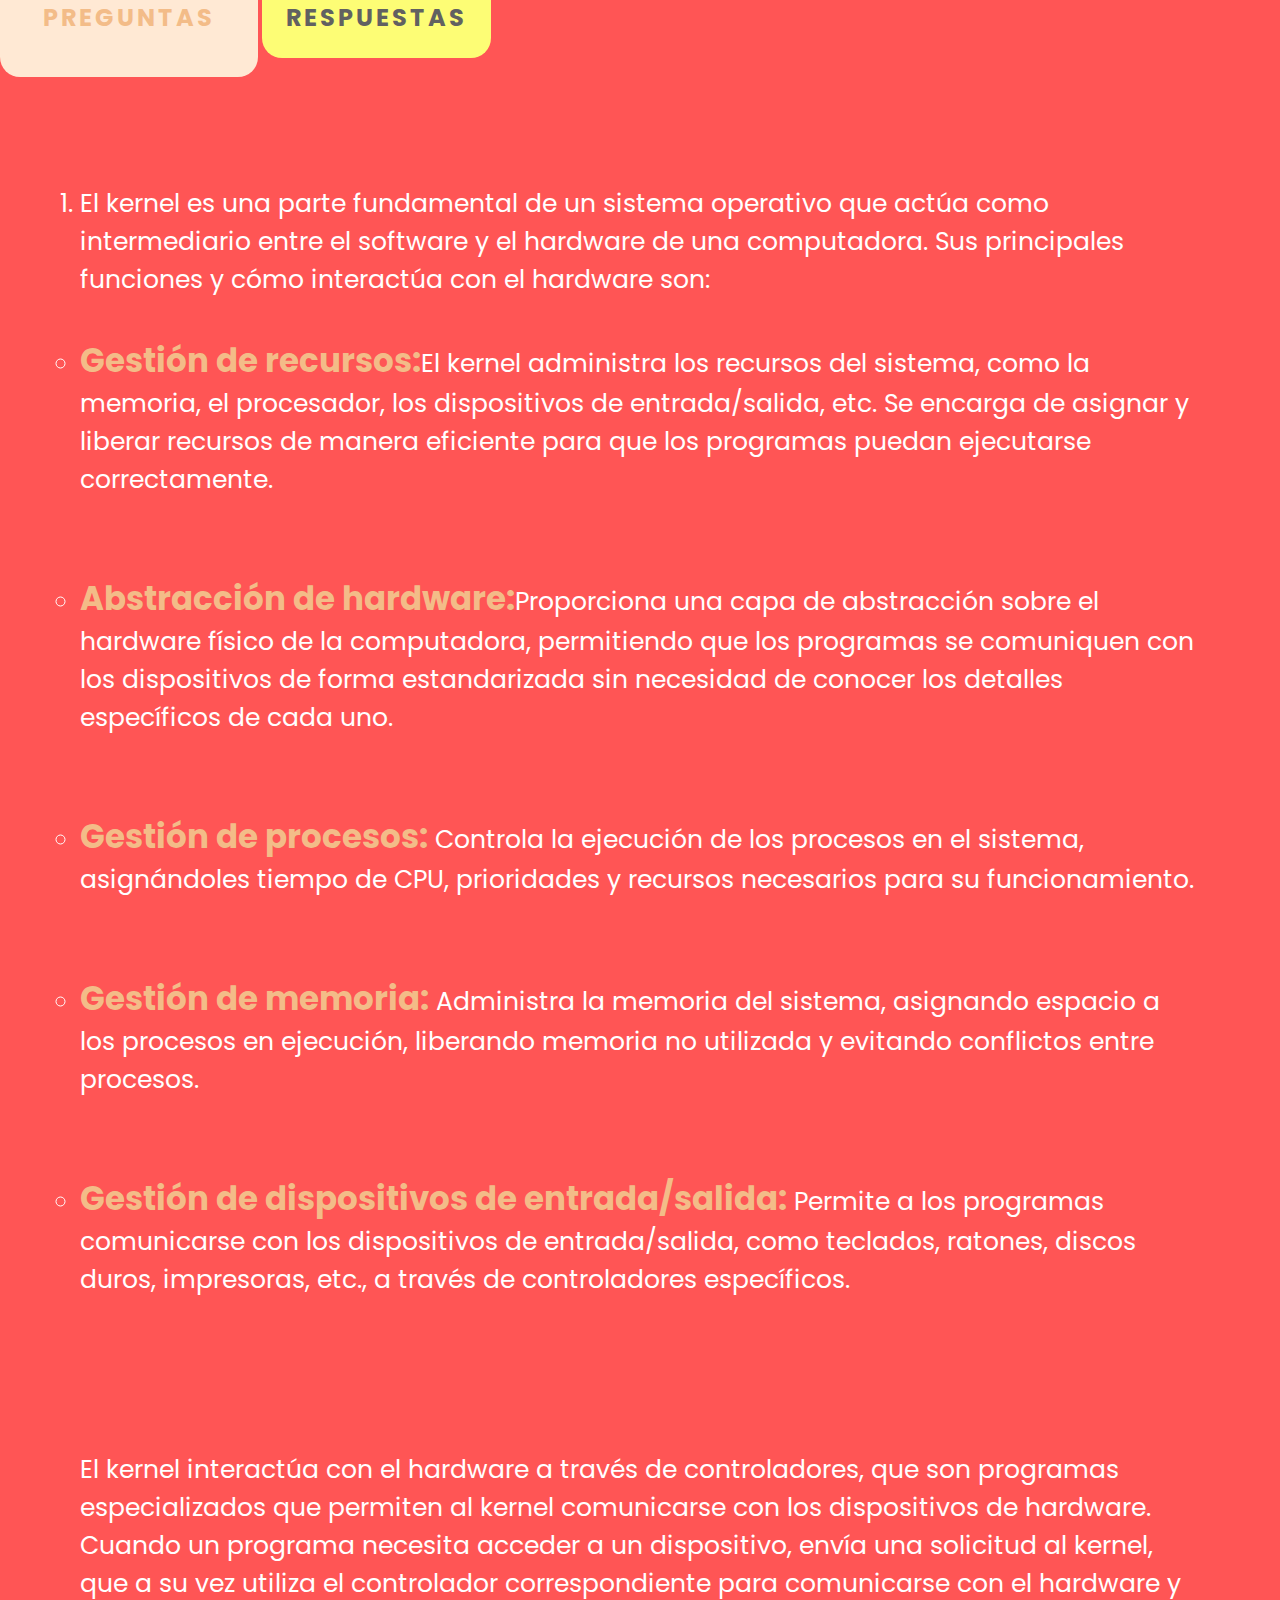
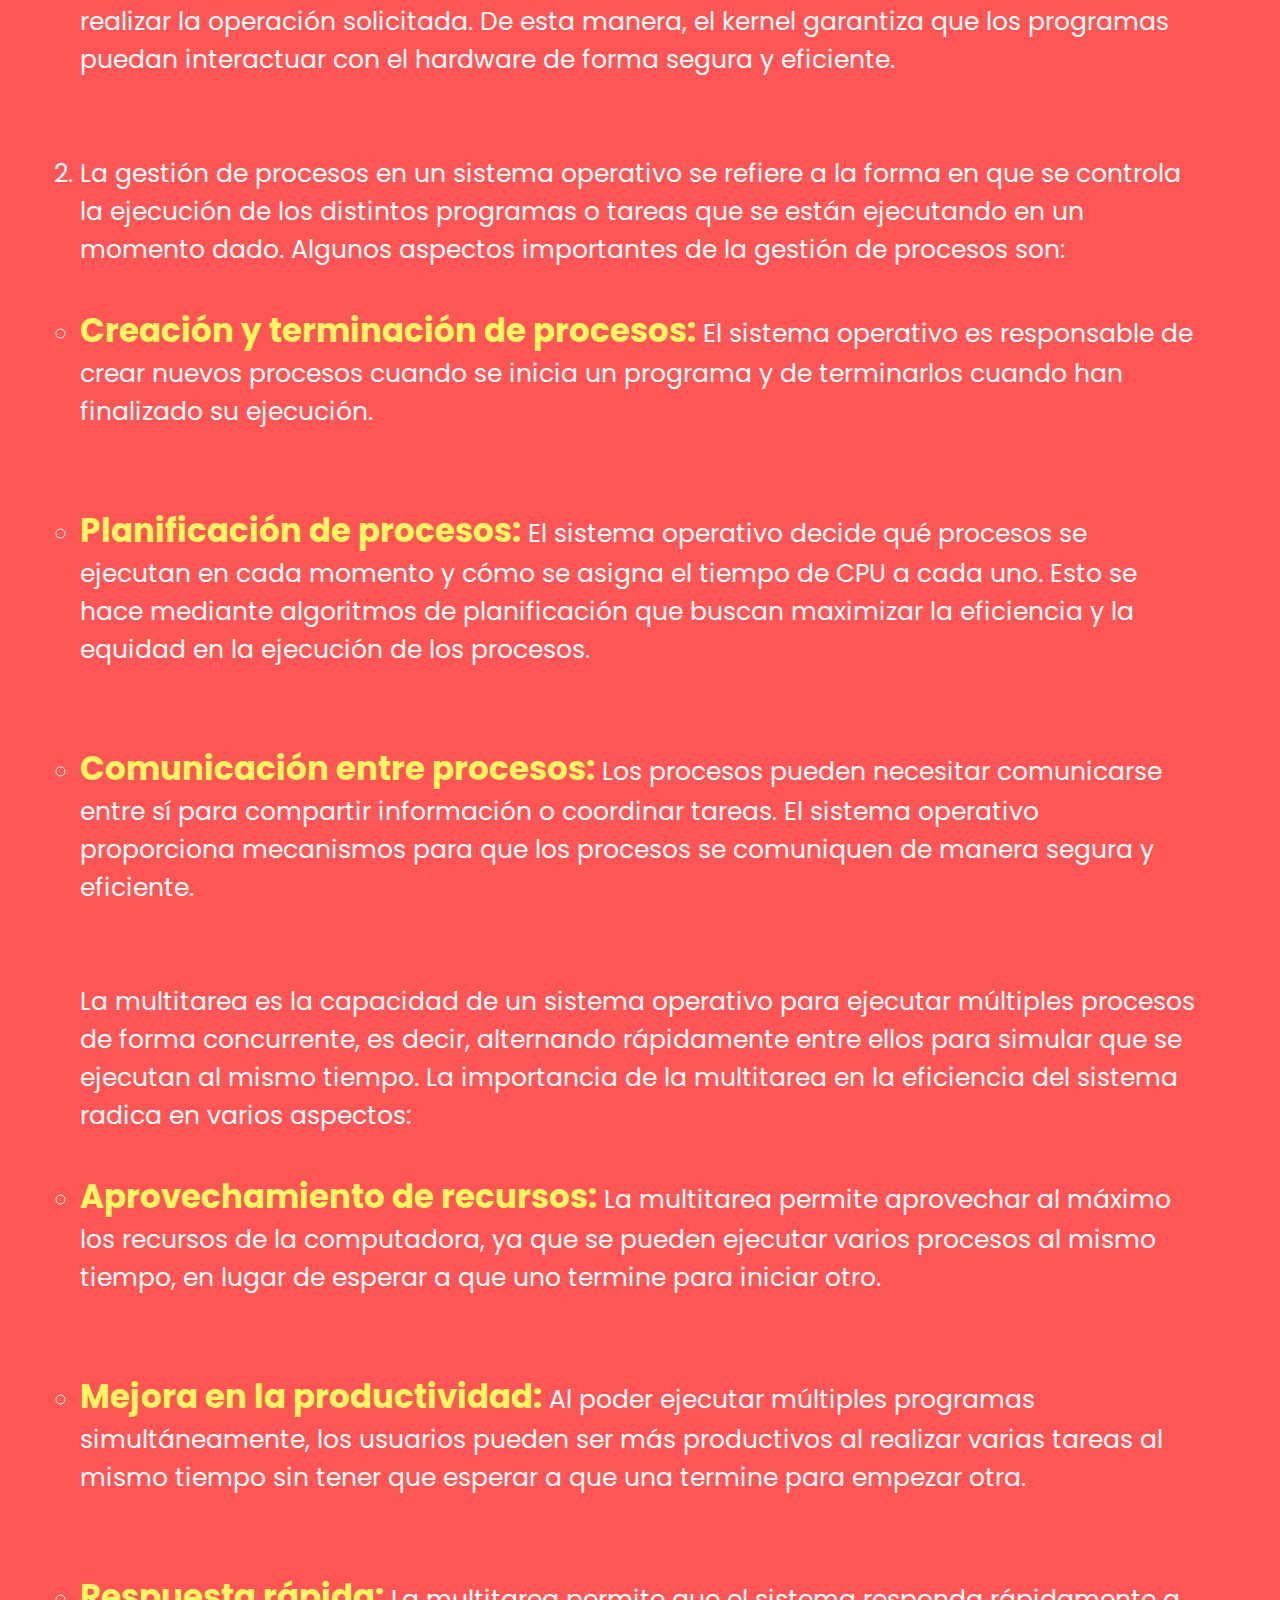
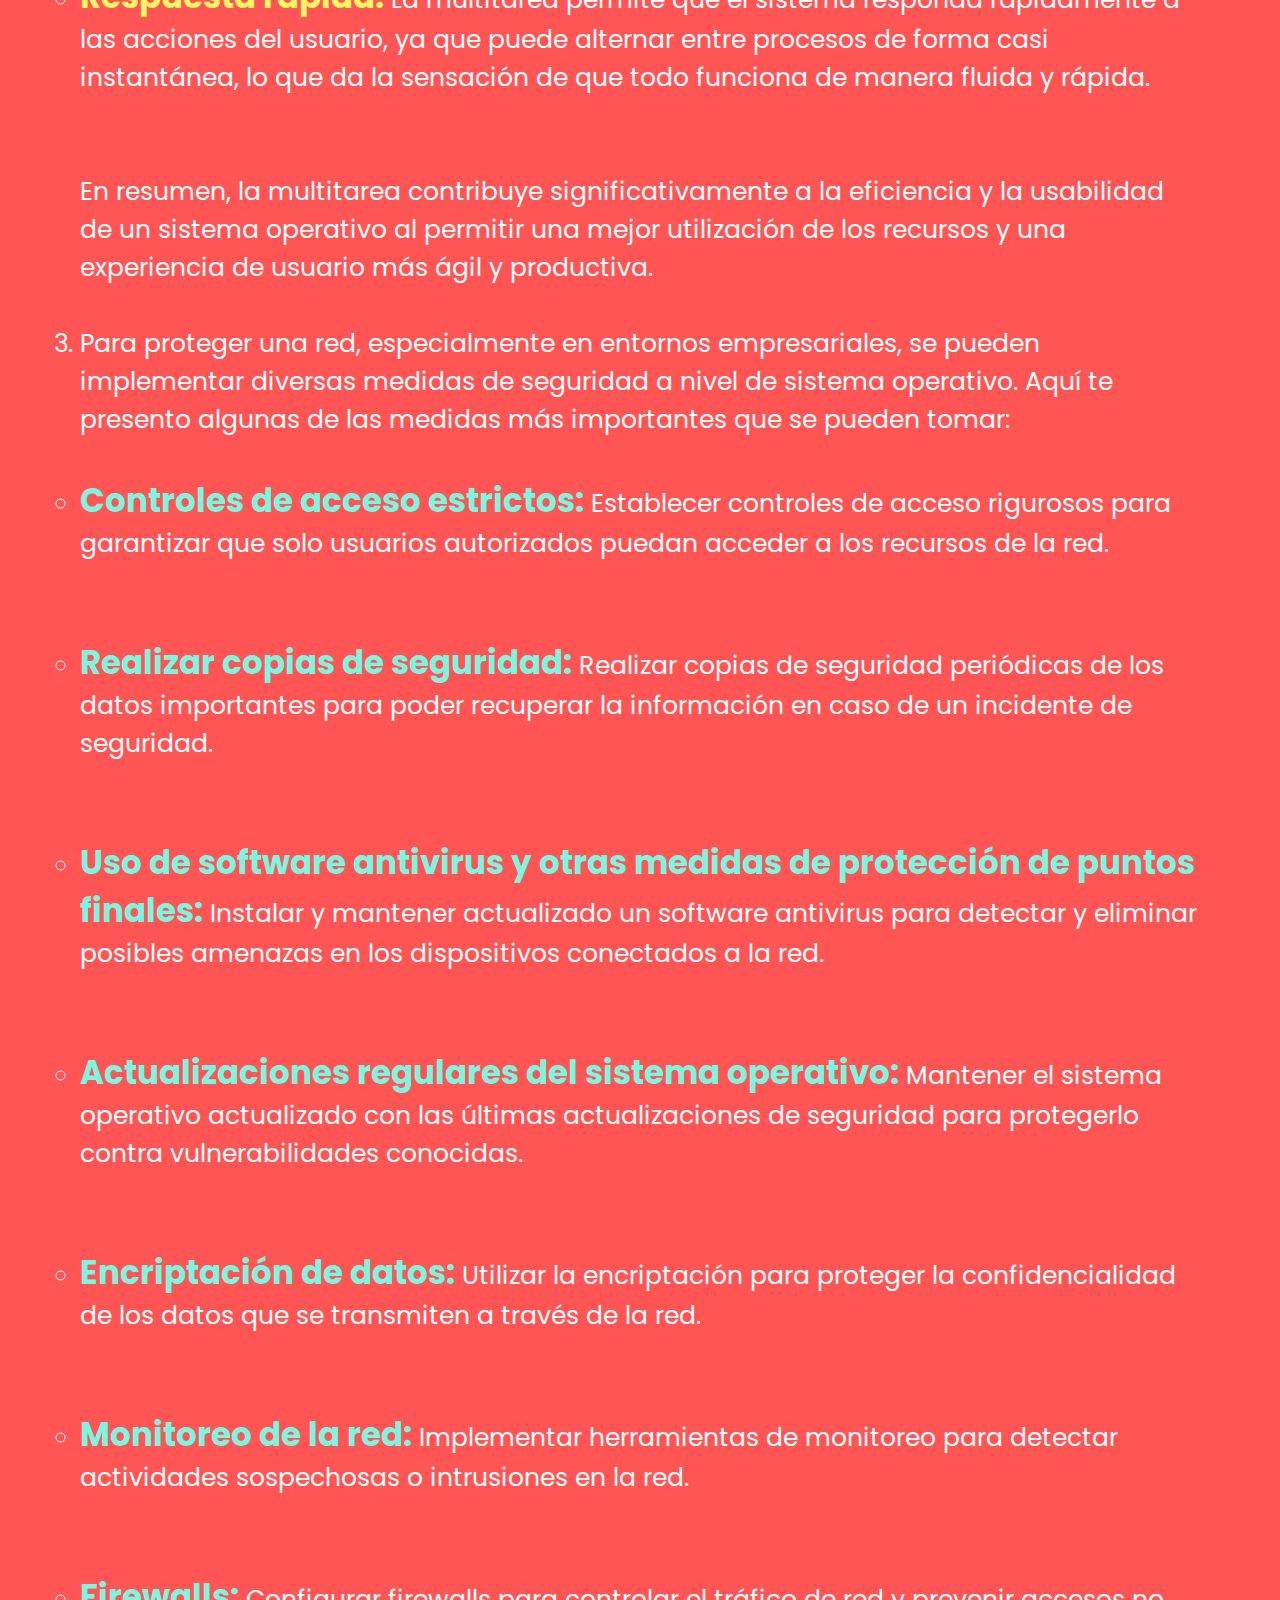
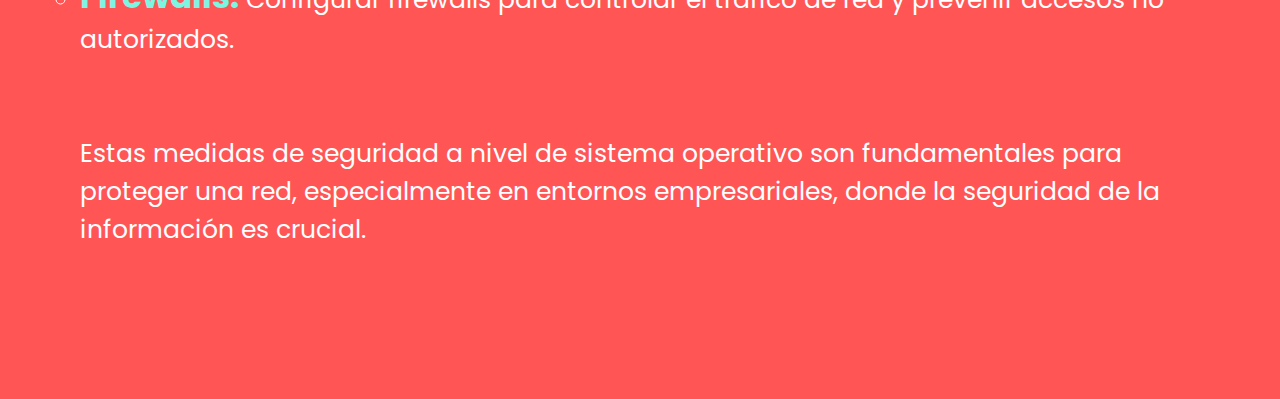
<file: Clase_dos/respuestas.html>
<!DOCTYPE html>
<html lang="en">
<head>
    <meta charset="UTF-8">
    <meta name="viewport" content="width=device-width, initial-scale=1.0">
    <link rel="stylesheet" href="style.css">
    <title>Respuestas</title>
</head>
<body>
    <div class="nav">
        <nav>
            <a class="preguntas" href="index.html">PREGUNTAS</a>
            <a class="respuestas" href="respuestas.html">RESPUESTAS</a>
        </nav>
    </div>
    <div class="container_respuestas">
        <ol>
            <div class="respuesta01">
                <li>El kernel es una parte fundamental de un sistema operativo que actúa como intermediario entre el software y el hardware de una computadora. Sus principales funciones y cómo interactúa con el hardware son: <br><br>
                    <ul>
                       <li><b>Gestión de recursos:</b>El kernel administra los recursos del sistema, como la memoria, el procesador, los dispositivos de entrada/salida, etc. Se encarga de asignar y liberar recursos de manera eficiente para que los programas puedan ejecutarse correctamente.</li> <br> <br>
                    
                       <li><b>Abstracción de hardware:</b>Proporciona una capa de abstracción sobre el hardware físico de la computadora, permitiendo que los programas se comuniquen con los dispositivos de forma estandarizada sin necesidad de conocer los detalles específicos de cada uno.</li> <br> <br>
                        
                      <li><b>Gestión de procesos:</b> Controla la ejecución de los procesos en el sistema, asignándoles tiempo de CPU, prioridades y recursos necesarios para su funcionamiento.</li> <br> <br>
                        
                        <li><b>Gestión de memoria:</b> Administra la memoria del sistema, asignando espacio a los procesos en ejecución, liberando memoria no utilizada y evitando conflictos entre procesos.</li> <br> <br>
                        
                        <li><b>Gestión de dispositivos de entrada/salida: </b> Permite a los programas comunicarse con los dispositivos de entrada/salida, como teclados, ratones, discos duros, impresoras, etc., a través de controladores específicos.</li> <br> <br>
                    </ul> <br><br>
                    El kernel interactúa con el hardware a través de controladores, que son programas especializados que permiten al kernel comunicarse con los dispositivos de hardware. Cuando un programa necesita acceder a un dispositivo, envía una solicitud al kernel, que a su vez utiliza el controlador correspondiente para comunicarse con el hardware y realizar la operación solicitada. De esta manera, el kernel garantiza que los programas puedan interactuar con el hardware de forma segura y eficiente.</li> <br><br>
            </div>
              <div class="respuesta02">
                <li>
                    La gestión de procesos en un sistema operativo se refiere a la forma en que se controla la ejecución de los distintos programas o tareas que se están ejecutando en un momento dado. Algunos aspectos importantes de la gestión de procesos son: <br><br>

                    <ul>
                        <li><b>Creación y terminación de procesos:</b> El sistema operativo es responsable de crear nuevos procesos cuando se inicia un programa y de terminarlos cuando han finalizado su ejecución.</li><br><br>
                        <li><b>Planificación de procesos:</b> El sistema operativo decide qué procesos se ejecutan en cada momento y cómo se asigna el tiempo de CPU a cada uno. Esto se hace mediante algoritmos de planificación que buscan maximizar la eficiencia y la equidad en la ejecución de los procesos.</li><br><br>
                        <li><b>Comunicación entre procesos:</b> Los procesos pueden necesitar comunicarse entre sí para compartir información o coordinar tareas. El sistema operativo proporciona mecanismos para que los procesos se comuniquen de manera segura y eficiente.</li><br><br>
                    </ul>
                    La multitarea es la capacidad de un sistema operativo para ejecutar múltiples procesos de forma concurrente, es decir, alternando rápidamente entre ellos para simular que se ejecutan al mismo tiempo. La importancia de la multitarea en la eficiencia del sistema radica en varios aspectos: <br><br>

                    <ul>
                        <li><b>Aprovechamiento de recursos:</b> La multitarea permite aprovechar al máximo los recursos de la computadora, ya que se pueden ejecutar varios procesos al mismo tiempo, en lugar de esperar a que uno termine para iniciar otro.</li><br><br>
                        <li><b>Mejora en la productividad:</b> Al poder ejecutar múltiples programas simultáneamente, los usuarios pueden ser más productivos al realizar varias tareas al mismo tiempo sin tener que esperar a que una termine para empezar otra.</li><br><br>
                        <li><b>Respuesta rápida: </b>La multitarea permite que el sistema responda rápidamente a las acciones del usuario, ya que puede alternar entre procesos de forma casi instantánea, lo que da la sensación de que todo funciona de manera fluida y rápida.</li><br><br>
                    </ul>
                    En resumen, la multitarea contribuye significativamente a la eficiencia y la usabilidad de un sistema operativo al permitir una mejor utilización de los recursos y una experiencia de usuario más ágil y productiva. <br><br>
                </li>
              </div>
              <div class="respuesta03">
                <li>
                    Para proteger una red, especialmente en entornos empresariales, se pueden implementar diversas medidas de seguridad a nivel de sistema operativo. Aquí te presento algunas de las medidas más importantes que se pueden tomar: <br><br>
                    <ul>
                        <li><b>Controles de acceso estrictos:</b> Establecer controles de acceso rigurosos para garantizar que solo usuarios autorizados puedan acceder a los recursos de la red.</li><br><br>
                        <li><b>Realizar copias de seguridad:</b> Realizar copias de seguridad periódicas de los datos importantes para poder recuperar la información en caso de un incidente de seguridad.</li><br><br>
                        <li><b>Uso de software antivirus y otras medidas de protección de puntos finales:</b> Instalar y mantener actualizado un software antivirus para detectar y eliminar posibles amenazas en los dispositivos conectados a la red.</li><br><br>
                        <li><b>Actualizaciones regulares del sistema operativo:</b> Mantener el sistema operativo actualizado con las últimas actualizaciones de seguridad para protegerlo contra vulnerabilidades conocidas.</li><br><br>
                        <li><b>Encriptación de datos:</b> Utilizar la encriptación para proteger la confidencialidad de los datos que se transmiten a través de la red.</li><br><br>
                        <li><b>Monitoreo de la red:</b> Implementar herramientas de monitoreo para detectar actividades sospechosas o intrusiones en la red.</li><br><br>
                        <li><b>Firewalls:</b> Configurar firewalls para controlar el tráfico de red y prevenir accesos no autorizados.</li><br><br>
                    </ul>
                    Estas medidas de seguridad a nivel de sistema operativo son fundamentales para proteger una red, especialmente en entornos empresariales, donde la seguridad de la información es crucial.
                </li>
              </div>
        </ol>
    </div>
</body>
</html>
</file>
<file: Clase_dos/style.css>
@import url("https://fonts.googleapis.com/css2?family=Poppins:ital,wght@0,100;0,200;0,300;0,400;0,500;0,600;0,700;0,800;0,900;1,100;1,200;1,300;1,400;1,500;1,600;1,700;1,800;1,900&display=swap");
* {
  padding: 0;
  margin: 0;
  box-sizing: border-box;
  font-family: "Poppins", sans-serif;
}

body {
  background-color: #f55;
}

.container_respuestas {
  display: flex;
  margin: 150px 80px;
}

.respuesta01 {
  color: #fff;
  font-size: 25px;
}

.respuesta01 b {
  color: #f3bc88;
  font-size: 1.3em;
}

.respuesta02 {
  color: #fff;
  font-size: 25px;
}

.respuesta02 b {
  color: #fff762;
  font-size: 1.3em;
}

.respuesta03 {
  color: #fff;
  font-size: 25px;
}

.respuesta03 b {
  color: #7cf5e1;
  font-size: 1.3em;
}

.container_preguntas {
  display: flex;
  margin: 150px 80px;
}

.content_preguntas {
  color: #fff;
  font-size: 25px;
}

.content_preguntas b {
  color: #fff762;
}

.nav {
  display: flex;
  flex-direction: column;
}

.preguntas {
  position: relative;
  justify-content: center;
  align-items: center;
  background-color: #f3bc88;
  text-decoration: none;
  color: #616161;
  border-radius: 20px;
  padding: 1em;
  margin: 0;
  font-size: 1.5em;
  font-weight: 700;
  letter-spacing: 3px;
}

.preguntas:hover {
  background: #ffe9d4;
  color: #f3bc88;
  padding: 1.8em;
  transition: 0.2s ease-in;
}

.preguntas:not(:hover) {
  padding: 1em;
  transition: 0.2s ease-in;
}

.respuestas {
  position: relative;
  justify-content: center;
  align-items: center;
  background-color: #fdfd75;
  text-decoration: none;
  color: #616161;
  border-radius: 20px;
  padding: 1em;
  margin: 0;
  font-size: 1.5em;
  font-weight: 700;
  letter-spacing: 3px;
}

.respuestas:hover {
  background: #f6f6a0;
  color: #c3c317;
  padding: 1.8em;
  transition: 0.2s ease-in;
}

.respuestas:not(:hover) {
  padding: 1em;
  transition: 0.2s ease-in;
}/*# sourceMappingURL=style.css.map */
</file>
